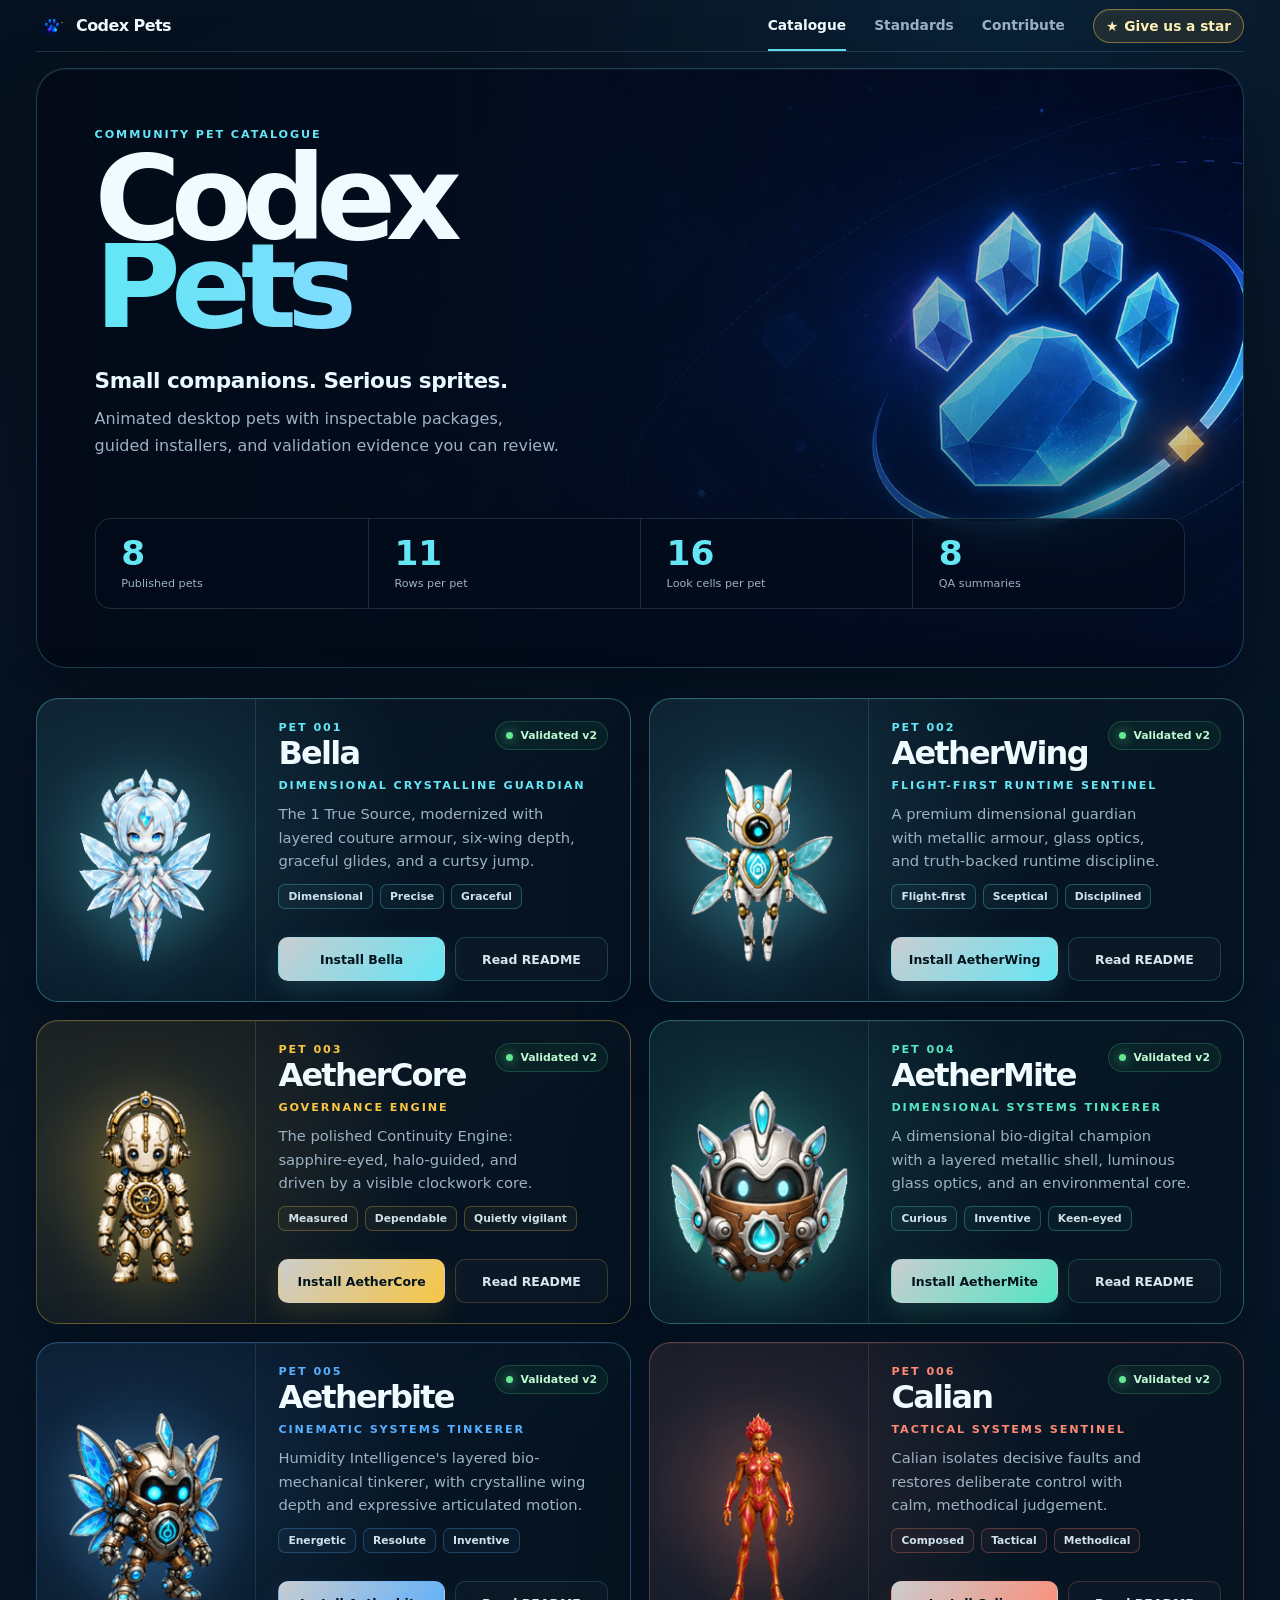
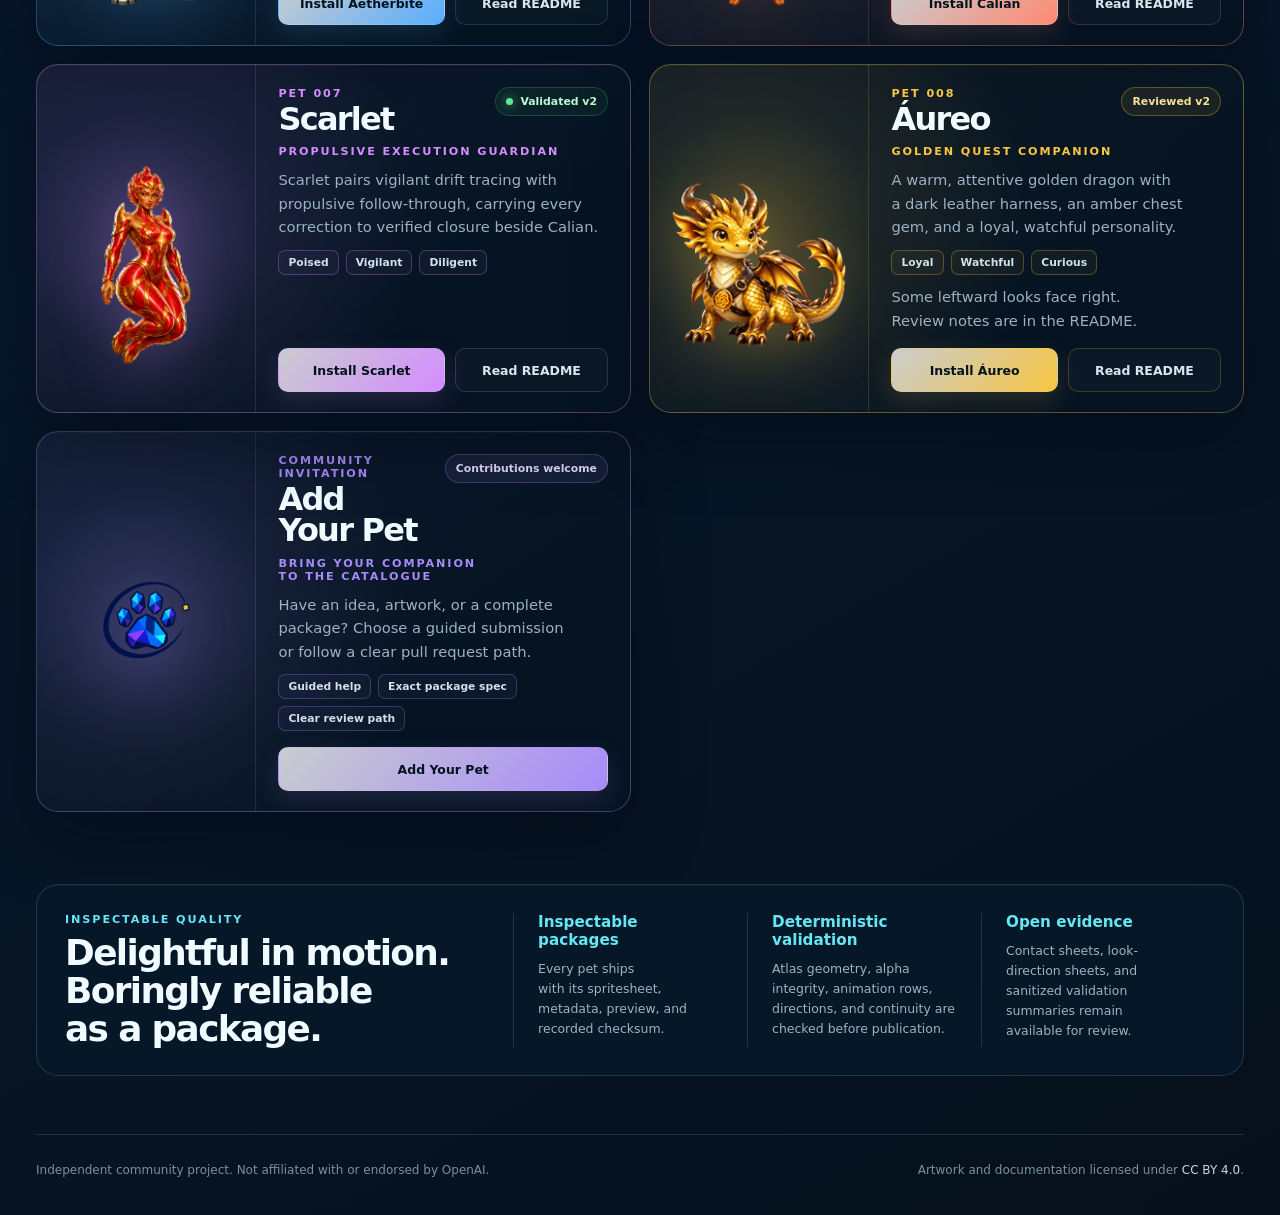
<file: site/index.html>
<!doctype html>
<html lang="en">
  <head>
    <meta charset="utf-8">
    <meta name="viewport" content="width=device-width, initial-scale=1">
    <meta name="description" content="A community catalogue of custom animated pets for the Codex desktop app.">
    <meta name="theme-color" content="#06111f">
    <meta property="og:title" content="Codex Pets">
    <meta property="og:description" content="Small companions. Serious sprites.">
    <meta property="og:image" content="https://senyo888.github.io/codex-pets/assets/brand/codex-pets-header.png">
    <title>Codex Pets · Choose your companion</title>
    <link rel="icon" type="image/png" href="./assets/brand/codex-pets-logo.png">
    <link rel="stylesheet" href="./styles.css">
  </head>
  <body>
    <header class="site-header shell">
      <a class="brand" href="./" aria-label="Codex Pets home">
        <img src="./assets/brand/codex-pets-logo.png" alt="" width="32" height="32">
        <span>Codex Pets</span>
      </a>
      <nav class="site-nav" aria-label="Primary navigation">
        <a href="#catalogue" aria-current="page">Catalogue</a>
        <a href="#standards">Standards</a>
        <a href="https://github.com/senyo888/codex-pets/blob/main/CONTRIBUTING.md#add-your-pet">Contribute</a>
        <a class="star-repo-badge" href="https://github.com/senyo888/codex-pets" aria-label="Open Codex Pets on GitHub and give us a star">
          <span aria-hidden="true">★</span>
          <span>Give us a star</span>
        </a>
      </nav>
    </header>

    <main>
      <section class="hero shell" aria-labelledby="page-title">
        <div class="hero-copy">
          <p class="eyebrow">Community pet catalogue</p>
          <h1 id="page-title"><span class="title-main">Codex</span><span class="title-accent">Pets</span></h1>
          <p class="hero-kicker">Small companions. Serious sprites.</p>
          <p class="lede">Animated desktop pets with inspectable packages, guided installers, and validation evidence you can review.</p>
        </div>
        <dl class="hero-stats" aria-label="Collection status">
          <div><dt>Published pets</dt><dd>8</dd></div>
          <div><dt>Rows per pet</dt><dd>11</dd></div>
          <div><dt>Look cells per pet</dt><dd>16</dd></div>
          <div><dt>QA summaries</dt><dd>8</dd></div>
        </dl>
      </section>

      <section class="catalogue shell" id="catalogue" aria-label="Pet catalogue">
        <div class="pet-grid">
          <article class="pet-card pet-bella" data-pet-id="bella" aria-labelledby="bella-title">
            <div class="pet-visual">
              <picture>
                <source media="(prefers-reduced-motion: reduce)" srcset="./assets/bella-preview.png?v=8436cb663c60">
                <img src="./assets/bella-preview.gif?v=13ab61440ccc" alt="Bella's dimensional idle animation" width="192" height="208">
              </picture>
            </div>
            <div class="pet-content">
              <div class="pet-heading">
                <div>
                  <p class="pet-number">Pet 001</p>
                  <h2 id="bella-title"><a class="pet-readme-link" href="https://github.com/senyo888/codex-pets/blob/main/pets/bella/README.md">Bella</a></h2>
                </div>
                <span class="status"><span class="status-dot"></span>Validated v2</span>
              </div>
              <p class="pet-role">Dimensional crystalline guardian</p>
              <p class="pet-description">The 1 True Source, modernized with layered couture armour, six-wing depth, graceful glides, and a curtsy jump.</p>
              <ul class="pet-traits" aria-label="Bella's traits">
                <li>Dimensional</li>
                <li>Precise</li>
                <li>Graceful</li>
              </ul>
              <div class="card-actions">
                <a class="button button-install" href="./install/bella/">Install Bella</a>
                <a class="button button-package" href="https://github.com/senyo888/codex-pets/blob/main/pets/bella/README.md">Read README</a>
              </div>
            </div>
          </article>

          <article class="pet-card pet-aetherwing" data-pet-id="aetherwing" aria-labelledby="aetherwing-title">
            <div class="pet-visual">
              <picture>
                <source media="(prefers-reduced-motion: reduce)" srcset="./assets/aetherwing-preview.png?v=94accc12b55a">
                <img src="./assets/aetherwing-preview.gif?v=cf75c61eac81" alt="AetherWing's calm idle animation" width="192" height="208">
              </picture>
            </div>
            <div class="pet-content">
              <div class="pet-heading">
                <div>
                  <p class="pet-number">Pet 002</p>
                  <h2 id="aetherwing-title"><a class="pet-readme-link" href="https://github.com/senyo888/codex-pets/blob/main/pets/aetherwing/README.md">AetherWing</a></h2>
                </div>
                <span class="status"><span class="status-dot"></span>Validated v2</span>
              </div>
              <p class="pet-role">Flight-first runtime sentinel</p>
              <p class="pet-description">A premium dimensional guardian with metallic armour, glass optics, and truth-backed runtime discipline.</p>
              <ul class="pet-traits" aria-label="AetherWing's traits">
                <li>Flight-first</li>
                <li>Sceptical</li>
                <li>Disciplined</li>
              </ul>
              <div class="card-actions">
                <a class="button button-install" href="./install/aetherwing/">Install AetherWing</a>
                <a class="button button-package" href="https://github.com/senyo888/codex-pets/blob/main/pets/aetherwing/README.md">Read README</a>
              </div>
            </div>
          </article>

          <article class="pet-card pet-aethercore" data-pet-id="aethercore" aria-labelledby="aethercore-title">
            <div class="pet-visual">
              <picture>
                <source media="(prefers-reduced-motion: reduce)" srcset="./assets/aethercore-preview.png?v=2ba4756aab0f">
                <img src="./assets/aethercore-preview.gif?v=ea06dabe0655" alt="AetherCore's polished metallic idle animation" width="192" height="208">
              </picture>
            </div>
            <div class="pet-content">
              <div class="pet-heading">
                <div>
                  <p class="pet-number">Pet 003</p>
                  <h2 id="aethercore-title"><a class="pet-readme-link" href="https://github.com/senyo888/codex-pets/blob/main/pets/aethercore/README.md">AetherCore</a></h2>
                </div>
                <span class="status"><span class="status-dot"></span>Validated v2</span>
              </div>
              <p class="pet-role">Governance engine</p>
              <p class="pet-description">The polished Continuity Engine: sapphire-eyed, halo-guided, and driven by a visible clockwork core.</p>
              <ul class="pet-traits" aria-label="AetherCore's traits">
                <li>Measured</li>
                <li>Dependable</li>
                <li>Quietly vigilant</li>
              </ul>
              <div class="card-actions">
                <a class="button button-install" href="./install/aethercore/">Install AetherCore</a>
                <a class="button button-package" href="https://github.com/senyo888/codex-pets/blob/main/pets/aethercore/README.md">Read README</a>
              </div>
            </div>
          </article>

          <article class="pet-card pet-aethermite" data-pet-id="aethermite" aria-labelledby="aethermite-title">
            <div class="pet-visual">
              <picture>
                <source media="(prefers-reduced-motion: reduce)" srcset="./assets/aethermite-preview.png?v=18a454e86080">
                <img src="./assets/aethermite-preview.gif?v=93af9b1c410e" alt="AetherMite's dimensional idle animation" width="192" height="208">
              </picture>
            </div>
            <div class="pet-content">
              <div class="pet-heading">
                <div>
                  <p class="pet-number">Pet 004</p>
                  <h2 id="aethermite-title"><a class="pet-readme-link" href="https://github.com/senyo888/codex-pets/blob/main/pets/aethermite/README.md">AetherMite</a></h2>
                </div>
                <span class="status"><span class="status-dot"></span>Validated v2</span>
              </div>
              <p class="pet-role">Dimensional systems tinkerer</p>
              <p class="pet-description">A dimensional bio-digital champion with a layered metallic shell, luminous glass optics, and an environmental core.</p>
              <ul class="pet-traits" aria-label="AetherMite's traits">
                <li>Curious</li>
                <li>Inventive</li>
                <li>Keen-eyed</li>
              </ul>
              <div class="card-actions">
                <a class="button button-install" href="./install/aethermite/">Install AetherMite</a>
                <a class="button button-package" href="https://github.com/senyo888/codex-pets/blob/main/pets/aethermite/README.md">Read README</a>
              </div>
            </div>
          </article>

          <article class="pet-card pet-aetherbite" data-pet-id="aetherbite" aria-labelledby="aetherbite-title">
            <div class="pet-visual">
              <picture>
                <source media="(prefers-reduced-motion: reduce)" srcset="./assets/aetherbite-preview.png?v=4583419284ec">
                <img src="./assets/aetherbite-preview.gif?v=a3774afdaa8a" alt="Aetherbite's cinematic idle animation" width="192" height="208">
              </picture>
            </div>
            <div class="pet-content">
              <div class="pet-heading">
                <div>
                  <p class="pet-number">Pet 005</p>
                  <h2 id="aetherbite-title"><a class="pet-readme-link" href="https://github.com/senyo888/codex-pets/blob/main/pets/aetherbite/README.md">Aetherbite</a></h2>
                </div>
                <span class="status"><span class="status-dot"></span>Validated v2</span>
              </div>
              <p class="pet-role">Cinematic systems tinkerer</p>
              <p class="pet-description">Humidity Intelligence's layered bio-mechanical tinkerer, with crystalline wing depth and expressive articulated motion.</p>
              <ul class="pet-traits" aria-label="Aetherbite's traits">
                <li>Energetic</li>
                <li>Resolute</li>
                <li>Inventive</li>
              </ul>
              <div class="card-actions">
                <a class="button button-install" href="./install/aetherbite/">Install Aetherbite</a>
                <a class="button button-package" href="https://github.com/senyo888/codex-pets/blob/main/pets/aetherbite/README.md">Read README</a>
              </div>
            </div>
          </article>

          <article class="pet-card pet-calian" data-pet-id="calian" aria-labelledby="calian-title">
            <div class="pet-visual">
              <picture>
                <source media="(prefers-reduced-motion: reduce)" srcset="./assets/calian-preview.png?v=a571bedbe0e0">
                <img src="./assets/calian-preview.gif?v=422116aef0a3" alt="Calian's calm idle animation" width="192" height="208">
              </picture>
            </div>
            <div class="pet-content">
              <div class="pet-heading">
                <div>
                  <p class="pet-number">Pet 006</p>
                  <h2 id="calian-title"><a class="pet-readme-link" href="https://github.com/senyo888/codex-pets/blob/main/pets/calian/README.md">Calian</a></h2>
                </div>
                <span class="status"><span class="status-dot"></span>Validated v2</span>
              </div>
              <p class="pet-role">Tactical systems sentinel</p>
              <p class="pet-description">Calian isolates decisive faults and restores deliberate control with calm, methodical judgement.</p>
              <ul class="pet-traits" aria-label="Calian's traits">
                <li>Composed</li>
                <li>Tactical</li>
                <li>Methodical</li>
              </ul>
              <div class="card-actions">
                <a class="button button-install" href="./install/calian/">Install Calian</a>
                <a class="button button-package" href="https://github.com/senyo888/codex-pets/blob/main/pets/calian/README.md">Read README</a>
              </div>
            </div>
          </article>

          <article class="pet-card pet-scarlet" data-pet-id="scarlet" aria-labelledby="scarlet-title">
            <div class="pet-visual">
              <picture>
                <source media="(prefers-reduced-motion: reduce)" srcset="./assets/scarlet-preview.png?v=86c46b80845a">
                <img src="./assets/scarlet-preview.gif?v=f88c094046c2" alt="Scarlet's calm idle animation" width="192" height="208">
              </picture>
            </div>
            <div class="pet-content">
              <div class="pet-heading">
                <div>
                  <p class="pet-number">Pet 007</p>
                  <h2 id="scarlet-title"><a class="pet-readme-link" href="https://github.com/senyo888/codex-pets/blob/main/pets/scarlet/README.md">Scarlet</a></h2>
                </div>
                <span class="status"><span class="status-dot"></span>Validated v2</span>
              </div>
              <p class="pet-role">Propulsive execution guardian</p>
              <p class="pet-description">Scarlet pairs vigilant drift tracing with propulsive follow-through, carrying every correction to verified closure beside Calian.</p>
              <ul class="pet-traits" aria-label="Scarlet's traits">
                <li>Poised</li>
                <li>Vigilant</li>
                <li>Diligent</li>
              </ul>
              <div class="card-actions">
                <a class="button button-install" href="./install/scarlet/">Install Scarlet</a>
                <a class="button button-package" href="https://github.com/senyo888/codex-pets/blob/main/pets/scarlet/README.md">Read README</a>
              </div>
            </div>
          </article>

          <article class="pet-card pet-aureo" data-pet-id="aureo" aria-labelledby="aureo-title">
            <div class="pet-visual">
              <picture>
                <source media="(prefers-reduced-motion: reduce)" srcset="./assets/aureo-preview.png?v=9f9b57a1fedb">
                <img src="./assets/aureo-preview.gif?v=f2f2b04af2dd" alt="Áureo's golden dragon idle animation" width="192" height="208">
              </picture>
            </div>
            <div class="pet-content">
              <div class="pet-heading">
                <div>
                  <p class="pet-number">Pet 008</p>
                  <h2 id="aureo-title"><a class="pet-readme-link" href="https://github.com/senyo888/codex-pets/blob/main/pets/aureo/README.md">Áureo</a></h2>
                </div>
                <span class="status status-reviewed">Reviewed v2</span>
              </div>
              <p class="pet-role">Golden quest companion</p>
              <p class="pet-description">A warm, attentive golden dragon with a dark leather harness, an amber chest gem, and a loyal, watchful personality.</p>
              <ul class="pet-traits" aria-label="Áureo's traits">
                <li>Loyal</li>
                <li>Watchful</li>
                <li>Curious</li>
              </ul>
              <p class="pet-description">Some leftward looks face right. Review notes are in the README.</p>
              <div class="card-actions">
                <a class="button button-install" href="./install/aureo/">Install Áureo</a>
                <a class="button button-package" href="https://github.com/senyo888/codex-pets/blob/main/pets/aureo/README.md">Read README</a>
              </div>
            </div>
          </article>

          <a
            class="contribution-card"
            href="https://github.com/senyo888/codex-pets/blob/main/CONTRIBUTING.md#add-your-pet"
            aria-label="Add Your Pet"
            aria-describedby="add-your-pet-description"
          >
            <div class="contribution-visual">
              <img src="./assets/brand/codex-pets-logo.png" alt="" width="154" height="154">
            </div>
            <div class="pet-content">
              <div class="pet-heading">
                <div>
                  <p class="contribution-kicker">Community invitation</p>
                  <h2 id="add-your-pet-title">Add Your Pet</h2>
                </div>
                <span class="invitation-badge">Contributions welcome</span>
              </div>
              <p class="pet-role">Bring your companion to the catalogue</p>
              <p id="add-your-pet-description" class="pet-description">Have an idea, artwork, or a complete package? Choose a guided submission or follow a clear pull request path.</p>
              <ul class="pet-traits" aria-label="Contribution options">
                <li>Guided help</li>
                <li>Exact package spec</li>
                <li>Clear review path</li>
              </ul>
              <div class="card-actions card-actions-single" aria-hidden="true">
                <span class="button button-install">Add Your Pet</span>
              </div>
            </div>
          </a>
        </div>
      </section>

      <section class="standards shell" id="standards" aria-labelledby="standards-title">
        <div class="standards-intro">
          <p class="eyebrow">Inspectable quality</p>
          <h2 id="standards-title">Delightful in motion. Boringly reliable as a package.</h2>
        </div>
        <div class="standards-grid">
          <article>
            <h3>Inspectable packages</h3>
            <p>Every pet ships with its spritesheet, metadata, preview, and recorded checksum.</p>
          </article>
          <article>
            <h3>Deterministic validation</h3>
            <p>Atlas geometry, alpha integrity, animation rows, directions, and continuity are checked before publication.</p>
          </article>
          <article>
            <h3>Open evidence</h3>
            <p>Contact sheets, look-direction sheets, and sanitized validation summaries remain available for review.</p>
          </article>
        </div>
      </section>
    </main>

    <footer class="site-footer shell">
      <p>Independent community project. Not affiliated with or endorsed by OpenAI.</p>
      <p>Artwork and documentation licensed under <a href="https://github.com/senyo888/codex-pets/blob/main/LICENSE">CC BY 4.0</a>.</p>
    </footer>
  </body>
</html>
</file>
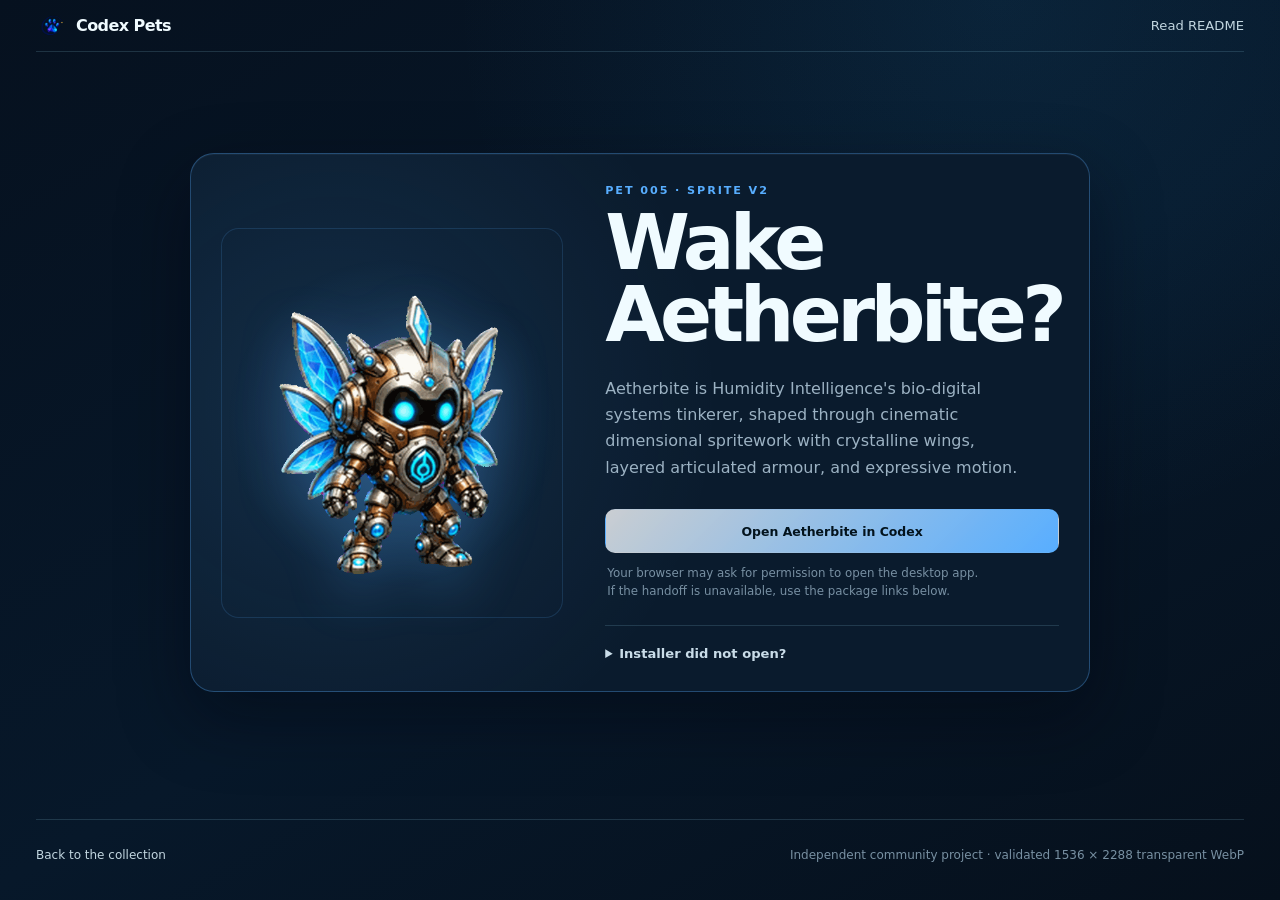
<file: site/install/aetherbite/index.html>
<!doctype html>
<html lang="en">
  <head>
    <meta charset="utf-8">
    <meta name="viewport" content="width=device-width, initial-scale=1">
    <meta name="description" content="Install Aetherbite, a custom animated v2 pet for the Codex desktop app.">
    <meta name="theme-color" content="#06111f">
    <title>Install Aetherbite · Codex Pets</title>
    <link rel="icon" type="image/png" href="../../assets/brand/codex-pets-logo.png">
    <link rel="stylesheet" href="../../styles.css">
  </head>
  <body class="installer-page aetherbite-theme" data-pet-id="aetherbite">
    <header class="site-header shell">
      <a class="brand" href="../../" aria-label="Codex Pets home">
        <img src="../../assets/brand/codex-pets-logo.png" alt="" width="32" height="32">
        <span>Codex Pets</span>
      </a>
      <a class="text-link" href="https://github.com/senyo888/codex-pets/blob/main/pets/aetherbite/README.md">Read README</a>
    </header>

    <main class="installer shell">
      <section class="installer-card">
        <div class="installer-visual">
          <picture>
            <source media="(prefers-reduced-motion: reduce)" srcset="../../assets/aetherbite-preview.png?v=4583419284ec">
            <img src="../../assets/aetherbite-preview.gif?v=a3774afdaa8a" alt="Aetherbite's cinematic idle animation" width="192" height="208">
          </picture>
        </div>
        <div class="installer-copy">
          <p class="eyebrow">Pet 005 · sprite v2</p>
          <h1>Wake Aetherbite?</h1>
          <p>Aetherbite is Humidity Intelligence's bio-digital systems tinkerer, shaped through cinematic dimensional spritework with crystalline wings, layered articulated armour, and expressive motion.</p>
          <a class="button button-wide" id="install-aetherbite" href="codex://pets/install?name=Aetherbite&amp;imageUrl=https%3A%2F%2Fraw.githubusercontent.com%2Fsenyo888%2Fcodex-pets%2Fmain%2Fpets%2Faetherbite%2Fspritesheet.webp&amp;description=Aetherbite%20is%20Humidity%20Intelligence%27s%20bio-digital%20systems%20tinkerer%2C%20shaped%20through%20cinematic%20dimensional%20spritework%20with%20crystalline%20wings%2C%20layered%20articulated%20armour%2C%20and%20expressive%20motion.&amp;spriteVersionNumber=2">Open Aetherbite in Codex</a>
          <p class="install-note">Your browser may ask for permission to open the desktop app. If the handoff is unavailable, use the package links below.</p>
          <details class="fallback">
            <summary>Installer did not open?</summary>
            <ol>
              <li>Make sure the desktop app is installed and running.</li>
              <li>Try the button again and allow your browser to open the app.</li>
              <li>If needed, use the manual package links below.</li>
            </ol>
            <div class="package-links">
              <a href="https://raw.githubusercontent.com/senyo888/codex-pets/main/pets/aetherbite/pet.json">Download pet.json</a>
              <a href="https://raw.githubusercontent.com/senyo888/codex-pets/main/pets/aetherbite/spritesheet.webp">Download spritesheet.webp</a>
            </div>
          </details>
        </div>
      </section>
    </main>

    <footer class="site-footer shell">
      <p><a href="../../">Back to the collection</a></p>
      <p>Independent community project · validated 1536 × 2288 transparent WebP</p>
    </footer>
  </body>
</html>
</file>
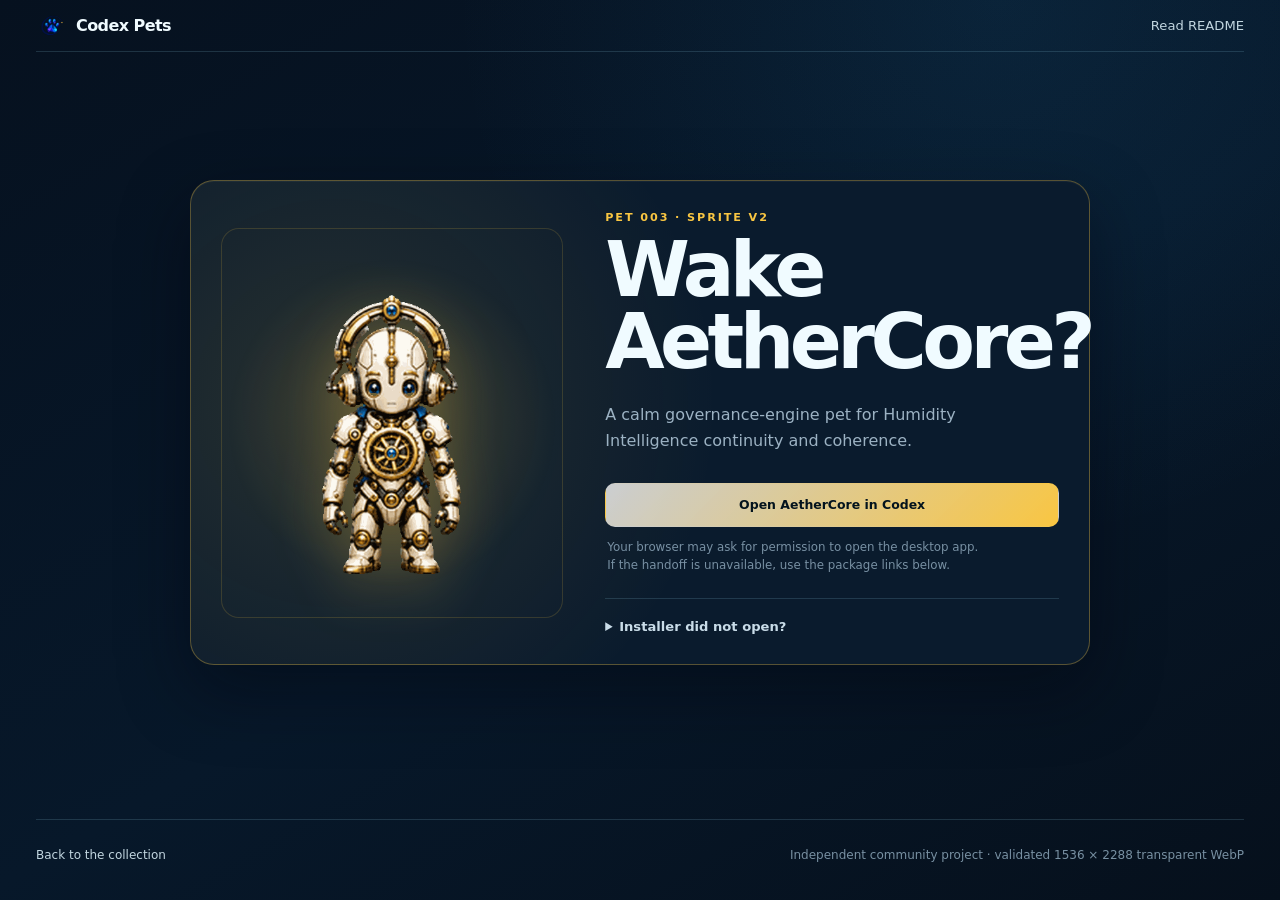
<file: site/install/aethercore/index.html>
<!doctype html>
<html lang="en">
  <head>
    <meta charset="utf-8">
    <meta name="viewport" content="width=device-width, initial-scale=1">
    <meta name="description" content="Install AetherCore, a custom animated v2 pet for the Codex desktop app.">
    <meta name="theme-color" content="#06111f">
    <title>Install AetherCore · Codex Pets</title>
    <link rel="icon" type="image/png" href="../../assets/brand/codex-pets-logo.png">
    <link rel="stylesheet" href="../../styles.css">
  </head>
  <body class="installer-page aethercore-theme" data-pet-id="aethercore">
    <header class="site-header shell">
      <a class="brand" href="../../" aria-label="Codex Pets home">
        <img src="../../assets/brand/codex-pets-logo.png" alt="" width="32" height="32">
        <span>Codex Pets</span>
      </a>
      <a class="text-link" href="https://github.com/senyo888/codex-pets/blob/main/pets/aethercore/README.md">Read README</a>
    </header>

    <main class="installer shell">
      <section class="installer-card">
        <div class="installer-visual">
          <picture>
            <source media="(prefers-reduced-motion: reduce)" srcset="../../assets/aethercore-preview.png?v=2ba4756aab0f">
            <img src="../../assets/aethercore-preview.gif?v=ea06dabe0655" alt="AetherCore's polished metallic idle animation" width="192" height="208">
          </picture>
        </div>
        <div class="installer-copy">
          <p class="eyebrow">Pet 003 · sprite v2</p>
          <h1>Wake AetherCore?</h1>
          <p>A calm governance-engine pet for Humidity Intelligence continuity and coherence.</p>
          <a class="button button-wide" id="install-aethercore" href="codex://pets/install?name=AetherCore&amp;imageUrl=https%3A%2F%2Fraw.githubusercontent.com%2Fsenyo888%2Fcodex-pets%2Fmain%2Fpets%2Faethercore%2Fspritesheet.webp&amp;description=A%20calm%20governance-engine%20pet%20for%20Humidity%20Intelligence%20continuity%20and%20coherence.&amp;spriteVersionNumber=2">Open AetherCore in Codex</a>
          <p class="install-note">Your browser may ask for permission to open the desktop app. If the handoff is unavailable, use the package links below.</p>
          <details class="fallback">
            <summary>Installer did not open?</summary>
            <ol>
              <li>Make sure the desktop app is installed and running.</li>
              <li>Try the button again and allow your browser to open the app.</li>
              <li>If needed, use the manual package links below.</li>
            </ol>
            <div class="package-links">
              <a href="https://raw.githubusercontent.com/senyo888/codex-pets/main/pets/aethercore/pet.json">Download pet.json</a>
              <a href="https://raw.githubusercontent.com/senyo888/codex-pets/main/pets/aethercore/spritesheet.webp">Download spritesheet.webp</a>
            </div>
          </details>
        </div>
      </section>
    </main>

    <footer class="site-footer shell">
      <p><a href="../../">Back to the collection</a></p>
      <p>Independent community project · validated 1536 × 2288 transparent WebP</p>
    </footer>
  </body>
</html>
</file>
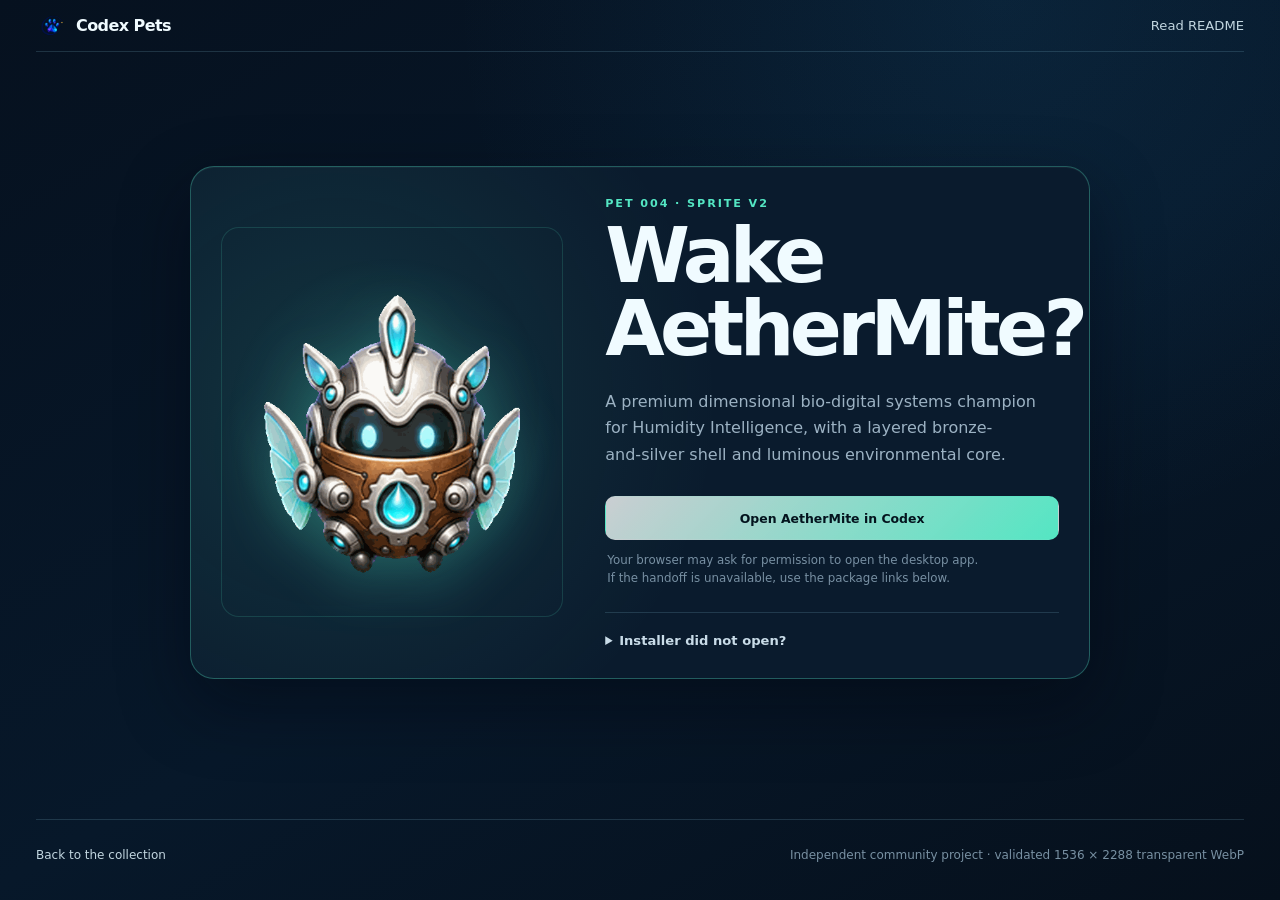
<file: site/install/aethermite/index.html>
<!doctype html>
<html lang="en">
  <head>
    <meta charset="utf-8">
    <meta name="viewport" content="width=device-width, initial-scale=1">
    <meta name="description" content="Install AetherMite, a custom animated v2 pet for the Codex desktop app.">
    <meta name="theme-color" content="#06111f">
    <title>Install AetherMite · Codex Pets</title>
    <link rel="icon" type="image/png" href="../../assets/brand/codex-pets-logo.png">
    <link rel="stylesheet" href="../../styles.css">
  </head>
  <body class="installer-page aethermite-theme" data-pet-id="aethermite">
    <header class="site-header shell">
      <a class="brand" href="../../" aria-label="Codex Pets home">
        <img src="../../assets/brand/codex-pets-logo.png" alt="" width="32" height="32">
        <span>Codex Pets</span>
      </a>
      <a class="text-link" href="https://github.com/senyo888/codex-pets/blob/main/pets/aethermite/README.md">Read README</a>
    </header>

    <main class="installer shell">
      <section class="installer-card">
        <div class="installer-visual">
          <picture>
            <source media="(prefers-reduced-motion: reduce)" srcset="../../assets/aethermite-preview.png?v=18a454e86080">
            <img src="../../assets/aethermite-preview.gif?v=93af9b1c410e" alt="AetherMite's dimensional idle animation" width="192" height="208">
          </picture>
        </div>
        <div class="installer-copy">
          <p class="eyebrow">Pet 004 · sprite v2</p>
          <h1>Wake AetherMite?</h1>
          <p>A premium dimensional bio-digital systems champion for Humidity Intelligence, with a layered bronze-and-silver shell and luminous environmental core.</p>
          <a class="button button-wide" id="install-aethermite" href="codex://pets/install?name=AetherMite&amp;imageUrl=https%3A%2F%2Fraw.githubusercontent.com%2Fsenyo888%2Fcodex-pets%2Fmain%2Fpets%2Faethermite%2Fspritesheet.webp&amp;description=A%20premium%20dimensional%20bio-digital%20systems%20champion%20for%20Humidity%20Intelligence%2C%20with%20a%20layered%20bronze-and-silver%20shell%20and%20luminous%20environmental%20core.&amp;spriteVersionNumber=2">Open AetherMite in Codex</a>
          <p class="install-note">Your browser may ask for permission to open the desktop app. If the handoff is unavailable, use the package links below.</p>
          <details class="fallback">
            <summary>Installer did not open?</summary>
            <ol>
              <li>Make sure the desktop app is installed and running.</li>
              <li>Try the button again and allow your browser to open the app.</li>
              <li>If needed, use the manual package links below.</li>
            </ol>
            <div class="package-links">
              <a href="https://raw.githubusercontent.com/senyo888/codex-pets/main/pets/aethermite/pet.json">Download pet.json</a>
              <a href="https://raw.githubusercontent.com/senyo888/codex-pets/main/pets/aethermite/spritesheet.webp">Download spritesheet.webp</a>
            </div>
          </details>
        </div>
      </section>
    </main>

    <footer class="site-footer shell">
      <p><a href="../../">Back to the collection</a></p>
      <p>Independent community project · validated 1536 × 2288 transparent WebP</p>
    </footer>
  </body>
</html>
</file>
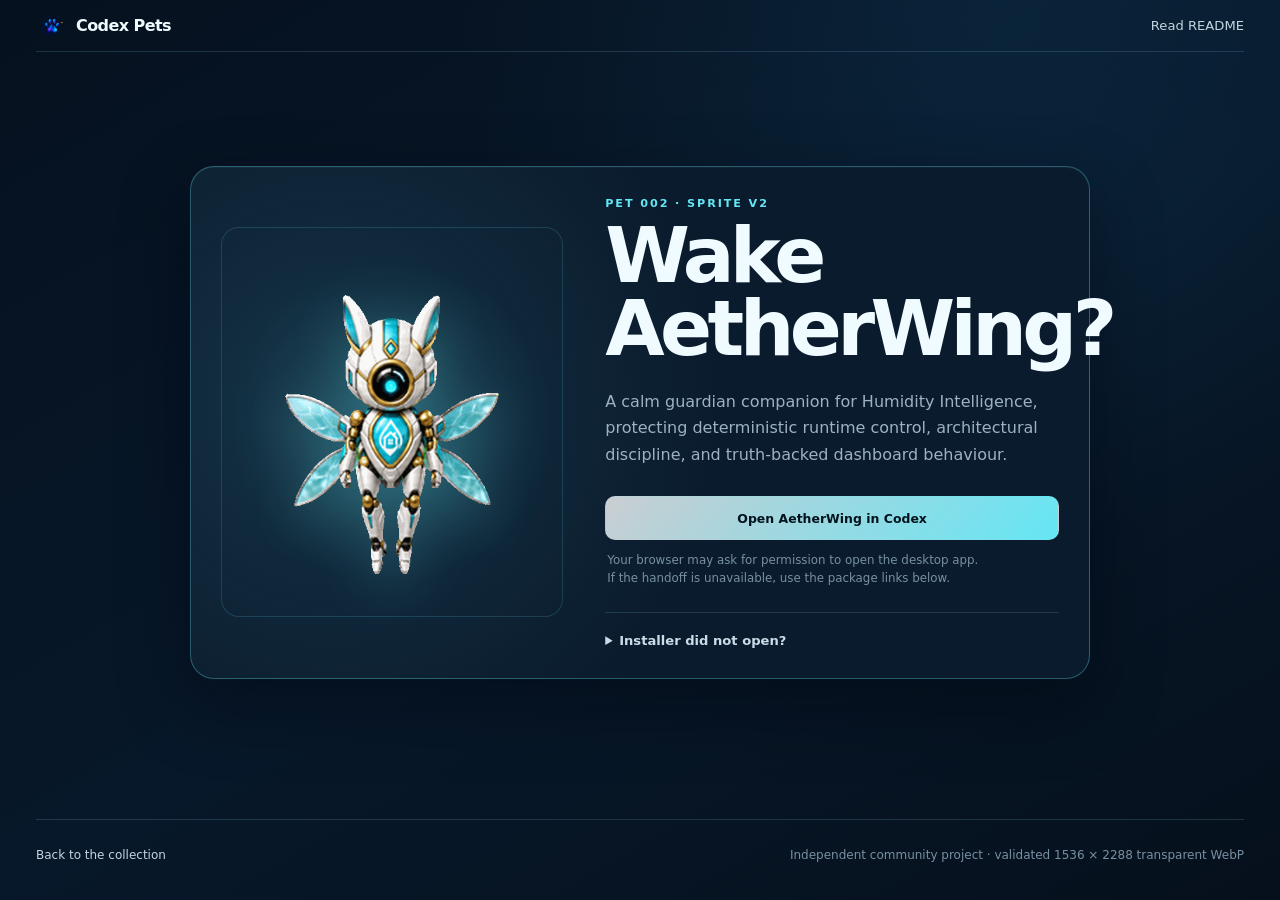
<file: site/install/aetherwing/index.html>
<!doctype html>
<html lang="en">
  <head>
    <meta charset="utf-8">
    <meta name="viewport" content="width=device-width, initial-scale=1">
    <meta name="description" content="Install AetherWing, a custom animated v2 pet for the Codex desktop app.">
    <meta name="theme-color" content="#06111f">
    <title>Install AetherWing · Codex Pets</title>
    <link rel="icon" type="image/png" href="../../assets/brand/codex-pets-logo.png">
    <link rel="stylesheet" href="../../styles.css">
  </head>
  <body class="installer-page aetherwing-theme" data-pet-id="aetherwing">
    <header class="site-header shell">
      <a class="brand" href="../../" aria-label="Codex Pets home">
        <img src="../../assets/brand/codex-pets-logo.png" alt="" width="32" height="32">
        <span>Codex Pets</span>
      </a>
      <a class="text-link" href="https://github.com/senyo888/codex-pets/blob/main/pets/aetherwing/README.md">Read README</a>
    </header>

    <main class="installer shell">
      <section class="installer-card">
        <div class="installer-visual">
          <picture>
            <source media="(prefers-reduced-motion: reduce)" srcset="../../assets/aetherwing-preview.png?v=94accc12b55a">
            <img src="../../assets/aetherwing-preview.gif?v=cf75c61eac81" alt="AetherWing's calm idle animation" width="192" height="208">
          </picture>
        </div>
        <div class="installer-copy">
          <p class="eyebrow">Pet 002 · sprite v2</p>
          <h1>Wake AetherWing?</h1>
          <p>A calm guardian companion for Humidity Intelligence, protecting deterministic runtime control, architectural discipline, and truth-backed dashboard behaviour.</p>
          <a class="button button-wide" id="install-aetherwing" href="codex://pets/install?name=AetherWing&amp;imageUrl=https%3A%2F%2Fraw.githubusercontent.com%2Fsenyo888%2Fcodex-pets%2Fmain%2Fpets%2Faetherwing%2Fspritesheet.webp&amp;description=A%20calm%20guardian%20companion%20for%20Humidity%20Intelligence%2C%20protecting%20deterministic%20runtime%20control%2C%20architectural%20discipline%2C%20and%20truth-backed%20dashboard%20behaviour.&amp;spriteVersionNumber=2">Open AetherWing in Codex</a>
          <p class="install-note">Your browser may ask for permission to open the desktop app. If the handoff is unavailable, use the package links below.</p>
          <details class="fallback">
            <summary>Installer did not open?</summary>
            <ol>
              <li>Make sure the desktop app is installed and running.</li>
              <li>Try the button again and allow your browser to open the app.</li>
              <li>If needed, use the manual package links below.</li>
            </ol>
            <div class="package-links">
              <a href="https://raw.githubusercontent.com/senyo888/codex-pets/main/pets/aetherwing/pet.json">Download pet.json</a>
              <a href="https://raw.githubusercontent.com/senyo888/codex-pets/main/pets/aetherwing/spritesheet.webp">Download spritesheet.webp</a>
            </div>
          </details>
        </div>
      </section>
    </main>

    <footer class="site-footer shell">
      <p><a href="../../">Back to the collection</a></p>
      <p>Independent community project · validated 1536 × 2288 transparent WebP</p>
    </footer>
  </body>
</html>
</file>
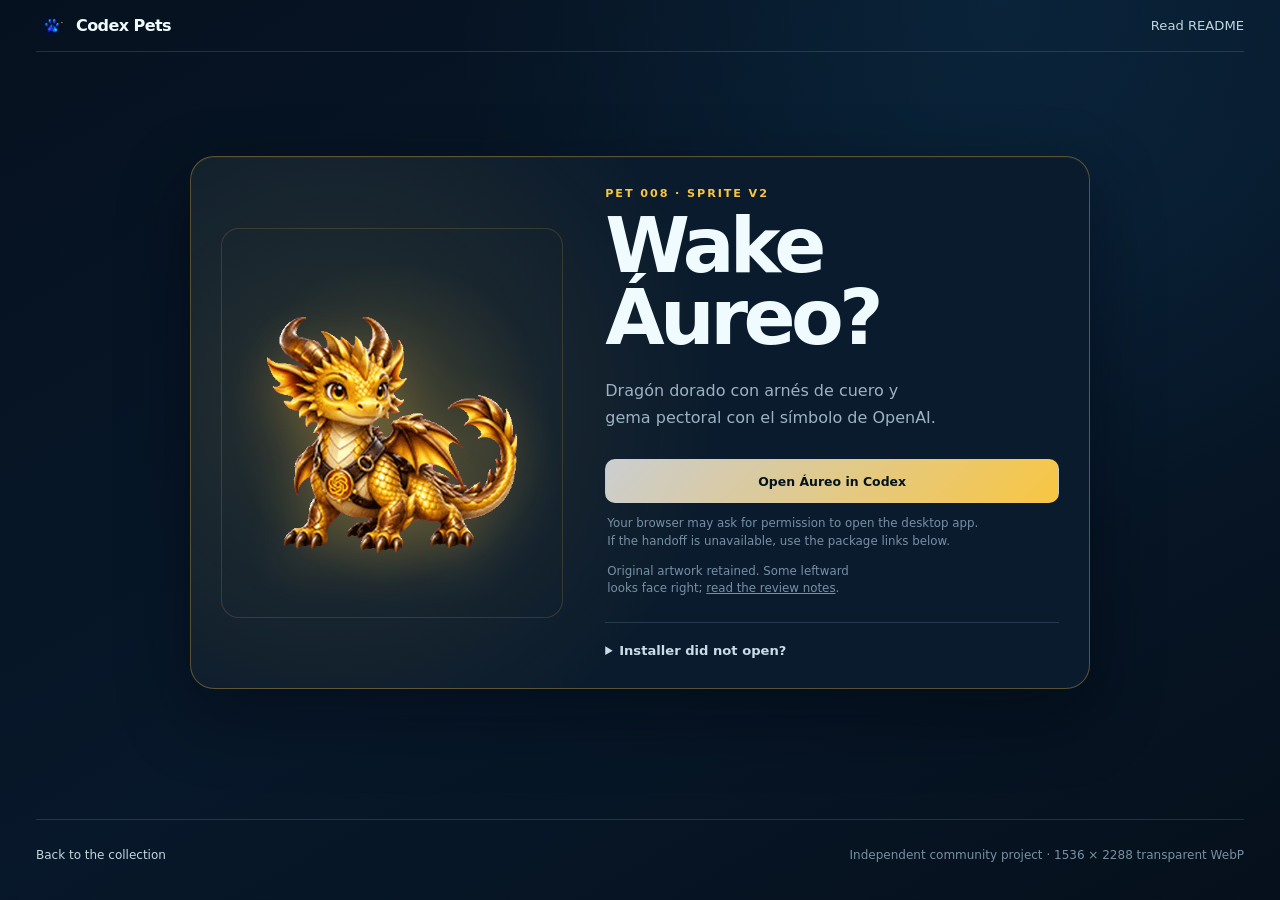
<file: site/install/aureo/index.html>
<!doctype html>
<html lang="en">
  <head>
    <meta charset="utf-8">
    <meta name="viewport" content="width=device-width, initial-scale=1">
    <meta name="description" content="Install Áureo, a custom animated v2 pet for the Codex desktop app.">
    <meta name="theme-color" content="#06111f">
    <title>Install Áureo · Codex Pets</title>
    <link rel="icon" type="image/png" href="../../assets/brand/codex-pets-logo.png">
    <link rel="stylesheet" href="../../styles.css">
  </head>
  <body class="installer-page aureo-theme" data-pet-id="aureo">
    <header class="site-header shell">
      <a class="brand" href="../../" aria-label="Codex Pets home">
        <img src="../../assets/brand/codex-pets-logo.png" alt="" width="32" height="32">
        <span>Codex Pets</span>
      </a>
      <a class="text-link" href="https://github.com/senyo888/codex-pets/blob/main/pets/aureo/README.md">Read README</a>
    </header>

    <main class="installer shell">
      <section class="installer-card">
        <div class="installer-visual">
          <picture>
            <source media="(prefers-reduced-motion: reduce)" srcset="../../assets/aureo-preview.png?v=9f9b57a1fedb">
            <img src="../../assets/aureo-preview.gif?v=f2f2b04af2dd" alt="Áureo's golden dragon idle animation" width="192" height="208">
          </picture>
        </div>
        <div class="installer-copy">
          <p class="eyebrow">Pet 008 · sprite v2</p>
          <h1>Wake Áureo?</h1>
          <p>Dragón dorado con arnés de cuero y gema pectoral con el símbolo de OpenAI.</p>
          <a class="button button-wide" id="install-aureo" href="codex://pets/install?name=%C3%81ureo&amp;imageUrl=https%3A%2F%2Fraw.githubusercontent.com%2Fsenyo888%2Fcodex-pets%2Fmain%2Fpets%2Faureo%2Fspritesheet.webp&amp;description=Drag%C3%B3n%20dorado%20con%20arn%C3%A9s%20de%20cuero%20y%20gema%20pectoral%20con%20el%20s%C3%ADmbolo%20de%20OpenAI.&amp;spriteVersionNumber=2">Open Áureo in Codex</a>
          <p class="install-note">Your browser may ask for permission to open the desktop app. If the handoff is unavailable, use the package links below.</p>
          <p class="install-note">Original artwork retained. Some leftward looks face right; <a href="https://github.com/senyo888/codex-pets/blob/main/pets/aureo/README.md#validation">read the review notes</a>.</p>
          <details class="fallback">
            <summary>Installer did not open?</summary>
            <ol>
              <li>Make sure the desktop app is installed and running.</li>
              <li>Try the button again and allow your browser to open the app.</li>
              <li>If needed, use the manual package links below.</li>
            </ol>
            <div class="package-links">
              <a href="https://raw.githubusercontent.com/senyo888/codex-pets/main/pets/aureo/pet.json">Download pet.json</a>
              <a href="https://raw.githubusercontent.com/senyo888/codex-pets/main/pets/aureo/spritesheet.webp">Download spritesheet.webp</a>
            </div>
          </details>
        </div>
      </section>
    </main>

    <footer class="site-footer shell">
      <p><a href="../../">Back to the collection</a></p>
      <p>Independent community project · 1536 × 2288 transparent WebP</p>
    </footer>
  </body>
</html>
</file>
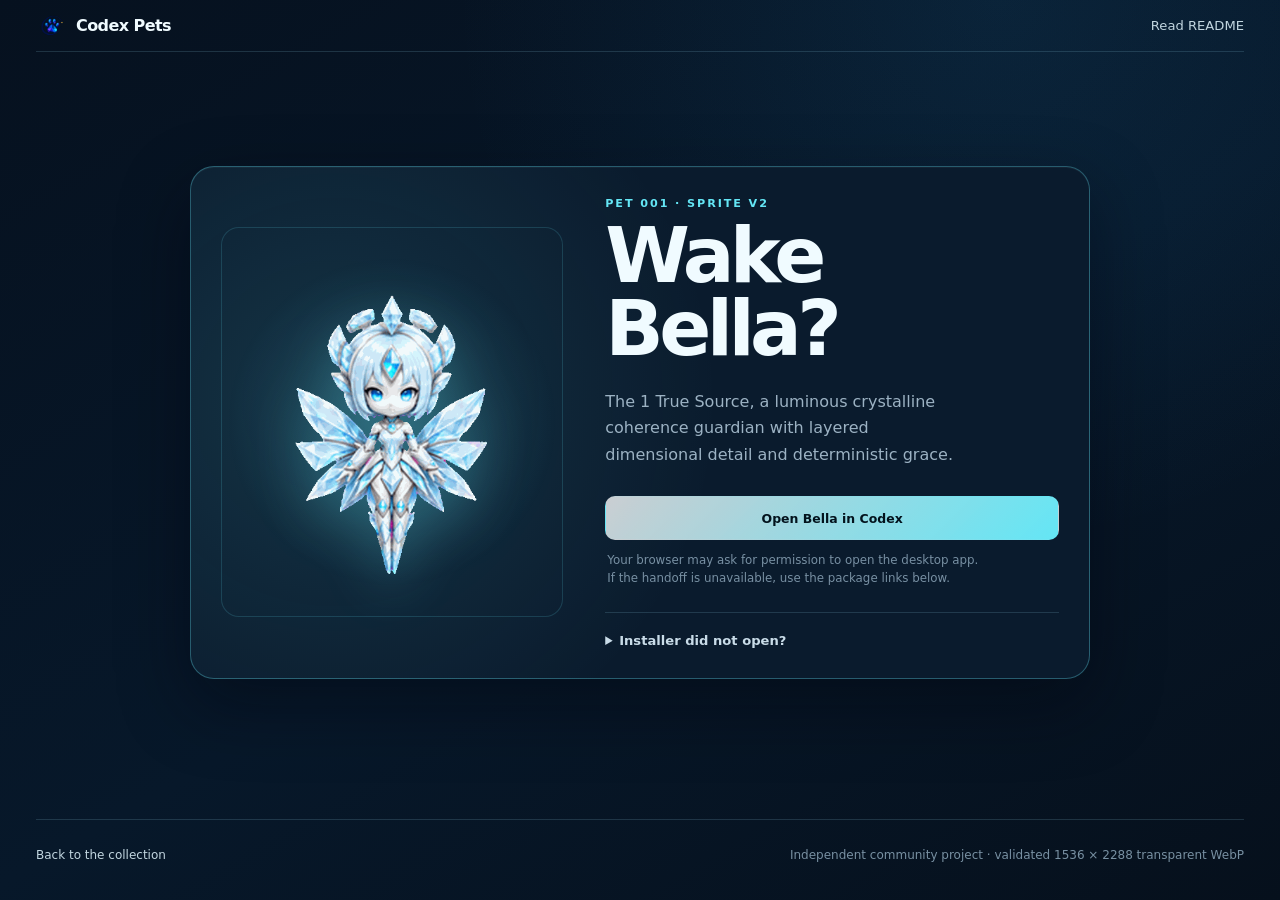
<file: site/install/bella/index.html>
<!doctype html>
<html lang="en">
  <head>
    <meta charset="utf-8">
    <meta name="viewport" content="width=device-width, initial-scale=1">
    <meta name="description" content="Install Bella, a custom animated v2 pet for the Codex desktop app.">
    <meta name="theme-color" content="#06111f">
    <title>Install Bella · Codex Pets</title>
    <link rel="icon" type="image/png" href="../../assets/brand/codex-pets-logo.png">
    <link rel="stylesheet" href="../../styles.css">
  </head>
  <body class="installer-page" data-pet-id="bella">
    <header class="site-header shell">
      <a class="brand" href="../../" aria-label="Codex Pets home">
        <img src="../../assets/brand/codex-pets-logo.png" alt="" width="32" height="32">
        <span>Codex Pets</span>
      </a>
      <a class="text-link" href="https://github.com/senyo888/codex-pets/blob/main/pets/bella/README.md">Read README</a>
    </header>

    <main class="installer shell">
      <section class="installer-card">
        <div class="installer-visual">
          <picture>
            <source media="(prefers-reduced-motion: reduce)" srcset="../../assets/bella-preview.png?v=8436cb663c60">
            <img src="../../assets/bella-preview.gif?v=13ab61440ccc" alt="Bella's dimensional idle animation" width="192" height="208">
          </picture>
        </div>
        <div class="installer-copy">
          <p class="eyebrow">Pet 001 · sprite v2</p>
          <h1>Wake Bella?</h1>
          <p>The 1 True Source, a luminous crystalline coherence guardian with layered dimensional detail and deterministic grace.</p>
          <a class="button button-wide" id="install-bella" href="codex://pets/install?name=Bella&amp;imageUrl=https%3A%2F%2Fraw.githubusercontent.com%2Fsenyo888%2Fcodex-pets%2Fmain%2Fpets%2Fbella%2Fspritesheet.webp&amp;description=The%201%20True%20Source%2C%20a%20luminous%20crystalline%20coherence%20guardian%20with%20layered%20dimensional%20detail%20and%20deterministic%20grace.&amp;spriteVersionNumber=2">Open Bella in Codex</a>
          <p class="install-note">Your browser may ask for permission to open the desktop app. If the handoff is unavailable, use the package links below.</p>
          <details class="fallback">
            <summary>Installer did not open?</summary>
            <ol>
              <li>Make sure the desktop app is installed and running.</li>
              <li>Try the button again and allow your browser to open the app.</li>
              <li>If needed, use the manual package links below.</li>
            </ol>
            <div class="package-links">
              <a href="https://raw.githubusercontent.com/senyo888/codex-pets/main/pets/bella/pet.json">Download pet.json</a>
              <a href="https://raw.githubusercontent.com/senyo888/codex-pets/main/pets/bella/spritesheet.webp">Download spritesheet.webp</a>
            </div>
          </details>
        </div>
      </section>
    </main>

    <footer class="site-footer shell">
      <p><a href="../../">Back to the collection</a></p>
      <p>Independent community project · validated 1536 × 2288 transparent WebP</p>
    </footer>
  </body>
</html>
</file>
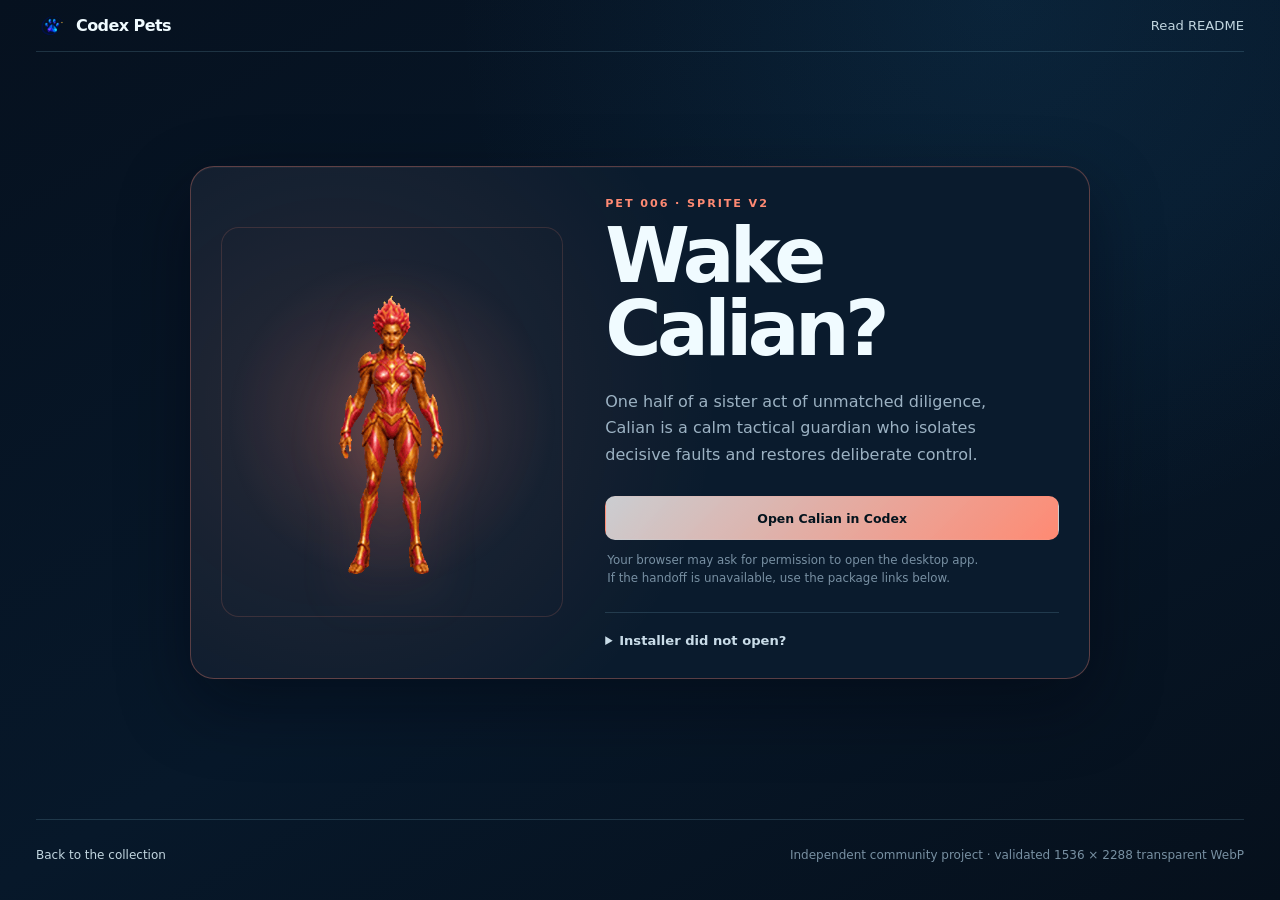
<file: site/install/calian/index.html>
<!doctype html>
<html lang="en">
  <head>
    <meta charset="utf-8">
    <meta name="viewport" content="width=device-width, initial-scale=1">
    <meta name="description" content="Install Calian, a custom animated v2 pet for the Codex desktop app.">
    <meta name="theme-color" content="#06111f">
    <title>Install Calian · Codex Pets</title>
    <link rel="icon" type="image/png" href="../../assets/brand/codex-pets-logo.png">
    <link rel="stylesheet" href="../../styles.css">
  </head>
  <body class="installer-page calian-theme" data-pet-id="calian">
    <header class="site-header shell">
      <a class="brand" href="../../" aria-label="Codex Pets home">
        <img src="../../assets/brand/codex-pets-logo.png" alt="" width="32" height="32">
        <span>Codex Pets</span>
      </a>
      <a class="text-link" href="https://github.com/senyo888/codex-pets/blob/main/pets/calian/README.md">Read README</a>
    </header>

    <main class="installer shell">
      <section class="installer-card">
        <div class="installer-visual">
          <picture>
            <source media="(prefers-reduced-motion: reduce)" srcset="../../assets/calian-preview.png?v=a571bedbe0e0">
            <img src="../../assets/calian-preview.gif?v=422116aef0a3" alt="Calian's calm idle animation" width="192" height="208">
          </picture>
        </div>
        <div class="installer-copy">
          <p class="eyebrow">Pet 006 · sprite v2</p>
          <h1>Wake Calian?</h1>
          <p>One half of a sister act of unmatched diligence, Calian is a calm tactical guardian who isolates decisive faults and restores deliberate control.</p>
          <a class="button button-wide" id="install-calian" href="codex://pets/install?name=Calian&amp;imageUrl=https%3A%2F%2Fraw.githubusercontent.com%2Fsenyo888%2Fcodex-pets%2Fmain%2Fpets%2Fcalian%2Fspritesheet.webp&amp;description=One%20half%20of%20a%20sister%20act%20of%20unmatched%20diligence%2C%20Calian%20is%20a%20calm%20tactical%20guardian%20who%20isolates%20decisive%20faults%20and%20restores%20deliberate%20control.&amp;spriteVersionNumber=2">Open Calian in Codex</a>
          <p class="install-note">Your browser may ask for permission to open the desktop app. If the handoff is unavailable, use the package links below.</p>
          <details class="fallback">
            <summary>Installer did not open?</summary>
            <ol>
              <li>Make sure the desktop app is installed and running.</li>
              <li>Try the button again and allow your browser to open the app.</li>
              <li>If needed, use the manual package links below.</li>
            </ol>
            <div class="package-links">
              <a href="https://raw.githubusercontent.com/senyo888/codex-pets/main/pets/calian/pet.json">Download pet.json</a>
              <a href="https://raw.githubusercontent.com/senyo888/codex-pets/main/pets/calian/spritesheet.webp">Download spritesheet.webp</a>
            </div>
          </details>
        </div>
      </section>
    </main>

    <footer class="site-footer shell">
      <p><a href="../../">Back to the collection</a></p>
      <p>Independent community project · validated 1536 × 2288 transparent WebP</p>
    </footer>
  </body>
</html>
</file>
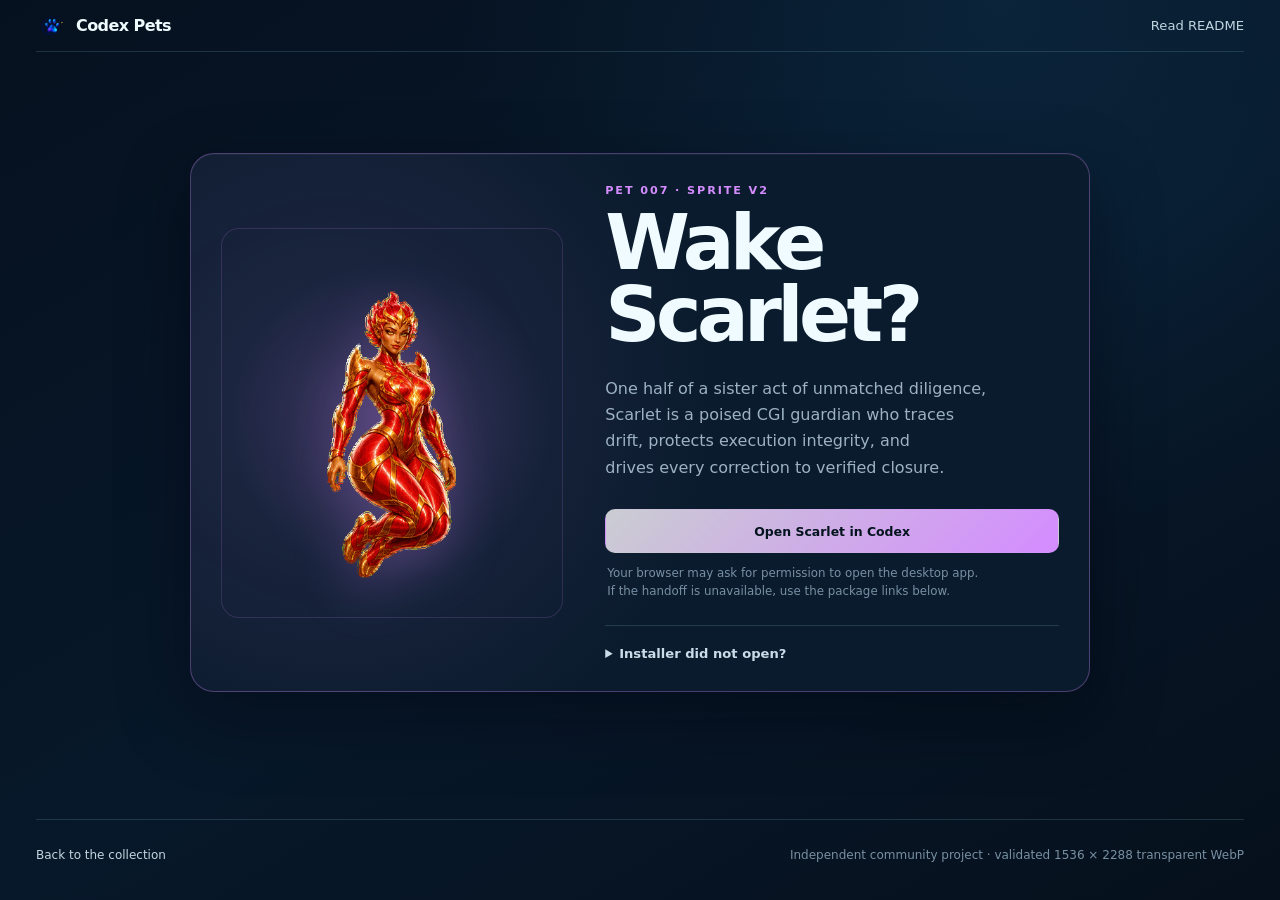
<file: site/install/scarlet/index.html>
<!doctype html>
<html lang="en">
  <head>
    <meta charset="utf-8">
    <meta name="viewport" content="width=device-width, initial-scale=1">
    <meta name="description" content="Install Scarlet, a custom animated v2 pet for the Codex desktop app.">
    <meta name="theme-color" content="#06111f">
    <title>Install Scarlet · Codex Pets</title>
    <link rel="icon" type="image/png" href="../../assets/brand/codex-pets-logo.png">
    <link rel="stylesheet" href="../../styles.css">
  </head>
  <body class="installer-page scarlet-theme" data-pet-id="scarlet">
    <header class="site-header shell">
      <a class="brand" href="../../" aria-label="Codex Pets home">
        <img src="../../assets/brand/codex-pets-logo.png" alt="" width="32" height="32">
        <span>Codex Pets</span>
      </a>
      <a class="text-link" href="https://github.com/senyo888/codex-pets/blob/main/pets/scarlet/README.md">Read README</a>
    </header>

    <main class="installer shell">
      <section class="installer-card">
        <div class="installer-visual">
          <picture>
            <source media="(prefers-reduced-motion: reduce)" srcset="../../assets/scarlet-preview.png?v=86c46b80845a">
            <img src="../../assets/scarlet-preview.gif?v=f88c094046c2" alt="Scarlet's calm idle animation" width="192" height="208">
          </picture>
        </div>
        <div class="installer-copy">
          <p class="eyebrow">Pet 007 · sprite v2</p>
          <h1>Wake Scarlet?</h1>
          <p>One half of a sister act of unmatched diligence, Scarlet is a poised CGI guardian who traces drift, protects execution integrity, and drives every correction to verified closure.</p>
          <a class="button button-wide" id="install-scarlet" href="codex://pets/install?name=Scarlet&amp;imageUrl=https%3A%2F%2Fraw.githubusercontent.com%2Fsenyo888%2Fcodex-pets%2Fmain%2Fpets%2Fscarlet%2Fspritesheet.webp&amp;description=One%20half%20of%20a%20sister%20act%20of%20unmatched%20diligence%2C%20Scarlet%20is%20a%20poised%20CGI%20guardian%20who%20traces%20drift%2C%20protects%20execution%20integrity%2C%20and%20drives%20every%20correction%20to%20verified%20closure.&amp;spriteVersionNumber=2">Open Scarlet in Codex</a>
          <p class="install-note">Your browser may ask for permission to open the desktop app. If the handoff is unavailable, use the package links below.</p>
          <details class="fallback">
            <summary>Installer did not open?</summary>
            <ol>
              <li>Make sure the desktop app is installed and running.</li>
              <li>Try the button again and allow your browser to open the app.</li>
              <li>If needed, use the manual package links below.</li>
            </ol>
            <div class="package-links">
              <a href="https://raw.githubusercontent.com/senyo888/codex-pets/main/pets/scarlet/pet.json">Download pet.json</a>
              <a href="https://raw.githubusercontent.com/senyo888/codex-pets/main/pets/scarlet/spritesheet.webp">Download spritesheet.webp</a>
            </div>
          </details>
        </div>
      </section>
    </main>

    <footer class="site-footer shell">
      <p><a href="../../">Back to the collection</a></p>
      <p>Independent community project · validated 1536 × 2288 transparent WebP</p>
    </footer>
  </body>
</html>
</file>
<file: site/styles.css>
:root {
  color-scheme: dark;
  --background: #06111f;
  --surface: rgba(8, 24, 41, 0.92);
  --surface-strong: #0a1b2d;
  --ink: #f0fbff;
  --muted: #9cb2c3;
  --cyan: #64e6f5;
  --line: rgba(141, 201, 221, 0.18);
  --line-strong: rgba(141, 201, 221, 0.3);
  --green: #63e994;
  --shadow: 0 26px 70px rgba(0, 5, 14, 0.42);
  font-family: Inter, ui-sans-serif, system-ui, -apple-system, BlinkMacSystemFont, "Segoe UI", sans-serif;
}

* {
  box-sizing: border-box;
}

html {
  min-height: 100%;
  scroll-behavior: smooth;
  background: var(--background);
}

body {
  min-height: 100vh;
  margin: 0;
  overflow-x: hidden;
  color: var(--ink);
  background:
    radial-gradient(circle at 78% 0%, rgba(37, 136, 196, 0.12), transparent 34rem),
    linear-gradient(150deg, #06111f 0%, #07182a 54%, #06101c 100%);
  -webkit-font-smoothing: antialiased;
}

a {
  color: inherit;
}

.shell {
  width: min(1410px, calc(100% - 72px));
  margin-inline: auto;
}

.site-header {
  display: flex;
  min-height: 52px;
  align-items: center;
  justify-content: space-between;
  border-bottom: 1px solid var(--line);
}

.brand {
  display: inline-flex;
  align-items: center;
  gap: 8px;
  font-size: 1rem;
  font-weight: 820;
  letter-spacing: -0.035em;
  text-decoration: none;
}

.brand img {
  width: 32px;
  height: 32px;
  object-fit: contain;
}

.site-nav {
  display: flex;
  align-items: stretch;
  gap: clamp(16px, 2.2vw, 34px);
  align-self: stretch;
}

.site-nav a {
  display: inline-flex;
  align-items: center;
  border-bottom: 2px solid transparent;
  color: var(--muted);
  font-size: 0.86rem;
  font-weight: 650;
  text-decoration: none;
  transition: border-color 160ms ease, color 160ms ease;
}

.site-nav a:hover,
.site-nav a:focus-visible,
.site-nav a[aria-current="page"] {
  border-bottom-color: var(--cyan);
  color: var(--ink);
}

.site-nav .star-repo-badge {
  align-self: center;
  gap: 6px;
  min-height: 34px;
  padding: 0 12px;
  border: 1px solid rgba(249, 198, 66, 0.48);
  border-radius: 999px;
  color: #fff1b8;
  background: rgba(249, 198, 66, 0.09);
  box-shadow: inset 0 1px rgba(255, 255, 255, 0.06);
}

.site-nav .star-repo-badge:hover,
.site-nav .star-repo-badge:focus-visible {
  border-color: rgba(249, 198, 66, 0.82);
  color: #fff8dc;
  background: rgba(249, 198, 66, 0.16);
}

.hero {
  position: relative;
  display: grid;
  min-height: clamp(470px, 48vw, 600px);
  grid-template-columns: minmax(0, 1fr) minmax(300px, 0.72fr);
  grid-template-rows: 1fr auto;
  gap: clamp(30px, 4.5vw, 66px);
  align-items: end;
  overflow: hidden;
  margin-top: 16px;
  margin-bottom: 30px;
  padding: clamp(30px, 4.5vw, 60px);
  border: 1px solid rgba(100, 230, 245, 0.24);
  border-radius: 30px;
  background:
    linear-gradient(90deg, rgba(3, 10, 23, 0.98) 0%, rgba(3, 12, 28, 0.9) 36%, rgba(4, 14, 33, 0.36) 68%, rgba(4, 14, 33, 0.06) 100%),
    url("./assets/brand/codex-pets-header.png") 55% center / cover no-repeat;
  box-shadow: var(--shadow), inset 0 1px rgba(255, 255, 255, 0.05);
}

.hero::after {
  position: absolute;
  inset: 0;
  border-radius: inherit;
  background: linear-gradient(180deg, transparent 54%, rgba(3, 10, 23, 0.68));
  content: "";
  pointer-events: none;
}

.hero-copy,
.hero-stats {
  position: relative;
  z-index: 1;
}

.hero-copy {
  align-self: center;
}

.eyebrow,
.pet-number,
.pet-role {
  margin: 0;
  color: var(--cyan);
  font-size: 0.7rem;
  font-weight: 820;
  letter-spacing: 0.17em;
  text-transform: uppercase;
}

h1,
h2,
h3,
p {
  text-wrap: balance;
}

h1 {
  max-width: 680px;
  margin: 14px 0 0;
  font-size: clamp(5.2rem, 9.2vw, 8.8rem);
  font-weight: 850;
  line-height: 0.74;
  letter-spacing: -0.085em;
}

.title-main,
.title-accent {
  display: block;
}

.title-main {
  color: var(--ink);
}

.title-accent {
  color: transparent;
  background: linear-gradient(90deg, #61e7f5, #87d9ff 52%, #aa8cf5);
  background-clip: text;
  -webkit-background-clip: text;
}

.hero-kicker {
  margin: 38px 0 0;
  color: #e8faff;
  font-size: clamp(1.05rem, 1.7vw, 1.35rem);
  font-weight: 760;
  letter-spacing: -0.02em;
}

.lede {
  max-width: 610px;
  margin: 12px 0 0;
  color: var(--muted);
  font-size: 1rem;
  line-height: 1.7;
}

.hero-stats {
  grid-column: 1 / -1;
  display: grid;
  grid-template-columns: repeat(4, minmax(0, 1fr));
  margin: 0;
  overflow: hidden;
  border: 1px solid rgba(141, 201, 221, 0.17);
  border-radius: 16px;
  background: rgba(3, 12, 27, 0.72);
  backdrop-filter: blur(12px);
}

.hero-stats div {
  display: flex;
  min-width: 0;
  flex-direction: column-reverse;
  gap: 6px;
  padding: 17px clamp(14px, 2vw, 28px);
  border-left: 1px solid var(--line);
}

.hero-stats div:first-child {
  border-left: 0;
}

.hero-stats dt {
  color: var(--muted);
  font-size: 0.7rem;
  line-height: 1.3;
}

.hero-stats dd {
  margin: 0;
  color: var(--cyan);
  font-size: clamp(1.5rem, 3vw, 2.15rem);
  font-weight: 790;
  line-height: 1;
}

.catalogue {
  padding-block: 0 72px;
}

.pet-grid {
  display: grid;
  grid-template-columns: repeat(2, minmax(0, 1fr));
  gap: 18px;
}

.pet-card,
.contribution-card {
  --accent: #64e6f5;
  --accent-rgb: 100, 230, 245;
  display: grid;
  min-height: 304px;
  grid-template-columns: minmax(190px, 0.74fr) minmax(320px, 1.26fr);
  overflow: hidden;
  border: 1px solid rgba(var(--accent-rgb), 0.34);
  border-radius: 22px;
  background:
    radial-gradient(circle at 18% 45%, rgba(var(--accent-rgb), 0.13), transparent 17rem),
    linear-gradient(145deg, rgba(var(--accent-rgb), 0.045), rgba(6, 20, 34, 0.96) 68%);
  box-shadow: var(--shadow), inset 0 1px rgba(255, 255, 255, 0.035);
  transition: border-color 180ms ease, transform 180ms ease;
}

.pet-card {
  position: relative;
}

.pet-card:hover,
.contribution-card:hover {
  border-color: rgba(var(--accent-rgb), 0.58);
  transform: translateY(-2px);
}

.pet-aethercore,
.pet-aureo {
  --accent: #f9c642;
  --accent-rgb: 249, 198, 66;
}

.pet-aethermite {
  --accent: #54e6c3;
  --accent-rgb: 84, 230, 195;
}

.pet-aetherbite {
  --accent: #58aeff;
  --accent-rgb: 88, 174, 255;
}

.pet-calian {
  --accent: #ff8a73;
  --accent-rgb: 255, 138, 115;
}

.pet-scarlet {
  --accent: #d48cff;
  --accent-rgb: 212, 140, 255;
}

.pet-aetherwing {
  --accent: #65e6f4;
  --accent-rgb: 101, 230, 244;
}

.contribution-card {
  --accent: #a78bfa;
  --accent-rgb: 167, 139, 250;

  color: inherit;
  text-decoration: none;
}

.contribution-card:focus-visible {
  border-color: rgba(var(--accent-rgb), 0.78);
  outline: 3px solid var(--accent);
  outline-offset: 4px;
}

.pet-visual,
.contribution-visual {
  display: grid;
  min-height: 100%;
  place-items: center;
  padding: 20px 16px;
  border-right: 1px solid rgba(var(--accent-rgb), 0.16);
  background: radial-gradient(circle at center, rgba(var(--accent-rgb), 0.16), transparent 62%);
}

.pet-visual img,
.contribution-visual img {
  width: min(196px, 100%);
  height: auto;
  image-rendering: auto;
  filter: drop-shadow(0 18px 26px rgba(var(--accent-rgb), 0.2));
}

.pet-visual picture,
.installer-visual picture {
  display: contents;
}

.contribution-visual img {
  width: min(154px, 70%);
}

.contribution-kicker {
  margin: 0;
  color: var(--accent);
  font-size: 0.7rem;
  font-weight: 820;
  letter-spacing: 0.17em;
  text-transform: uppercase;
}

.invitation-badge {
  display: inline-flex;
  flex: none;
  align-items: center;
  padding: 7px 10px;
  border: 1px solid rgba(var(--accent-rgb), 0.28);
  border-radius: 999px;
  color: #e2d9ff;
  background: rgba(var(--accent-rgb), 0.09);
  font-size: 0.68rem;
  font-weight: 760;
}

.pet-content {
  display: flex;
  min-width: 0;
  flex-direction: column;
  padding: 22px 22px 20px;
}

.pet-heading {
  display: flex;
  align-items: start;
  justify-content: space-between;
  gap: 18px;
}

.pet-heading h2 {
  margin: 4px 0 0;
  font-size: clamp(1.85rem, 2.5vw, 2.5rem);
  line-height: 0.98;
  letter-spacing: -0.055em;
}

.pet-readme-link {
  color: inherit;
  text-decoration: none;
}

.pet-readme-link::after {
  position: absolute;
  z-index: 1;
  inset: 0;
  border-radius: 22px;
  content: "";
}

.pet-readme-link:focus-visible {
  outline: none;
}

.pet-readme-link:focus-visible::after {
  outline: 3px solid var(--accent);
  outline-offset: -4px;
}

.pet-number,
.pet-role {
  color: var(--accent);
}

.pet-role {
  margin-top: 10px;
}

.status {
  display: inline-flex;
  flex: none;
  align-items: center;
  gap: 7px;
  padding: 7px 10px;
  border: 1px solid rgba(99, 233, 148, 0.2);
  border-radius: 999px;
  color: #bdf8d0;
  background: rgba(41, 173, 87, 0.08);
  font-size: 0.68rem;
  font-weight: 760;
}

.status-reviewed {
  color: #f8df9a;
  border-color: rgba(249, 198, 66, 0.3);
  background: rgba(249, 198, 66, 0.08);
}

.status-dot {
  width: 7px;
  height: 7px;
  border-radius: 50%;
  background: var(--green);
  box-shadow: 0 0 12px rgba(99, 233, 148, 0.9);
}

.pet-description {
  margin: 10px 0 0;
  color: var(--muted);
  font-size: 0.92rem;
  line-height: 1.6;
}

.pet-traits {
  display: flex;
  flex-wrap: wrap;
  gap: 7px;
  margin: 11px 0 0;
  padding: 0;
  list-style: none;
}

.pet-traits li {
  padding: 5px 9px;
  border: 1px solid rgba(var(--accent-rgb), 0.28);
  border-radius: 7px;
  color: #cfe2eb;
  background: rgba(var(--accent-rgb), 0.045);
  font-size: 0.67rem;
  font-weight: 690;
}

.card-actions {
  position: relative;
  z-index: 2;
  display: grid;
  grid-template-columns: minmax(0, 1fr) minmax(0, 0.92fr);
  gap: 10px;
  margin-top: auto;
  padding-top: 16px;
}

.card-actions-single {
  grid-template-columns: 1fr;
}

.button {
  display: inline-flex;
  min-height: 44px;
  align-items: center;
  justify-content: center;
  padding: 11px 16px;
  border: 1px solid transparent;
  border-radius: 10px;
  font-size: 0.78rem;
  font-weight: 780;
  text-align: center;
  text-decoration: none;
  transition: border-color 160ms ease, transform 160ms ease, background 160ms ease;
}

.button:hover,
.button:focus-visible {
  transform: translateY(-1px);
}

.button-install {
  color: #03131d;
  background: linear-gradient(135deg, rgba(255, 255, 255, 0.78), var(--accent));
  box-shadow: 0 10px 26px rgba(var(--accent-rgb), 0.15);
}

.button-package {
  border-color: rgba(var(--accent-rgb), 0.2);
  color: #d8e7ee;
  background: rgba(255, 255, 255, 0.025);
}

.button-package:hover,
.button-package:focus-visible {
  border-color: rgba(var(--accent-rgb), 0.48);
  background: rgba(var(--accent-rgb), 0.06);
}

.standards {
  display: grid;
  grid-template-columns: minmax(280px, 0.82fr) minmax(0, 1.45fr);
  gap: clamp(30px, 4vw, 60px);
  margin-bottom: 58px;
  padding: 28px;
  border: 1px solid var(--line);
  border-radius: 22px;
  background: rgba(8, 26, 44, 0.72);
  box-shadow: inset 0 1px rgba(255, 255, 255, 0.03);
}

.standards-intro h2 {
  max-width: 560px;
  margin: 8px 0 0;
  font-size: clamp(1.7rem, 2.8vw, 2.4rem);
  line-height: 1.05;
  letter-spacing: -0.045em;
}

.standards-grid {
  display: grid;
  grid-template-columns: repeat(3, minmax(0, 1fr));
}

.standards-grid article {
  padding-inline: 24px;
  border-left: 1px solid var(--line);
}

.standards-grid h3 {
  margin: 0;
  color: var(--cyan);
  font-size: 0.95rem;
}

.standards-grid p {
  margin: 10px 0 0;
  color: var(--muted);
  font-size: 0.78rem;
  line-height: 1.6;
}

.site-footer {
  display: flex;
  justify-content: space-between;
  gap: 28px;
  padding-block: 28px 38px;
  border-top: 1px solid var(--line);
  color: #7890a2;
  font-size: 0.75rem;
}

.site-footer p {
  margin: 0;
}

.site-footer a,
.package-links a,
.text-link {
  color: #c2d6e0;
  text-decoration: none;
}

.site-footer a:hover,
.site-footer a:focus-visible,
.package-links a:hover,
.package-links a:focus-visible,
.text-link:hover,
.text-link:focus-visible {
  color: var(--cyan);
}

.installer-page {
  display: flex;
  min-height: 100vh;
  flex-direction: column;
}

.installer-page .site-header {
  border-bottom-color: var(--line);
}

.installer-page main {
  flex: 1;
}

.installer-page .site-header .text-link {
  font-size: 0.82rem;
}

.installer {
  display: grid;
  min-height: 680px;
  place-items: center;
  padding-block: 66px 92px;
}

.installer-card {
  --accent: #64e6f5;
  --accent-rgb: 100, 230, 245;
  display: grid;
  width: min(900px, 100%);
  grid-template-columns: minmax(280px, 0.86fr) minmax(0, 1.14fr);
  gap: 42px;
  align-items: center;
  padding: 30px;
  border: 1px solid rgba(var(--accent-rgb), 0.32);
  border-radius: 24px;
  background:
    radial-gradient(circle at 16% 46%, rgba(var(--accent-rgb), 0.12), transparent 24rem),
    var(--surface-strong);
  box-shadow: var(--shadow), inset 0 1px rgba(255, 255, 255, 0.04);
}

.aethercore-theme .installer-card,
.aureo-theme .installer-card {
  --accent: #f9c642;
  --accent-rgb: 249, 198, 66;
}

.aethermite-theme .installer-card {
  --accent: #54e6c3;
  --accent-rgb: 84, 230, 195;
}

.aetherbite-theme .installer-card {
  --accent: #58aeff;
  --accent-rgb: 88, 174, 255;
}

.calian-theme .installer-card {
  --accent: #ff8a73;
  --accent-rgb: 255, 138, 115;
}

.scarlet-theme .installer-card {
  --accent: #d48cff;
  --accent-rgb: 212, 140, 255;
}

.aetherwing-theme .installer-card {
  --accent: #65e6f4;
  --accent-rgb: 101, 230, 244;
}

.installer-visual {
  display: grid;
  min-height: 390px;
  place-items: center;
  padding: 24px;
  border: 1px solid rgba(var(--accent-rgb), 0.16);
  border-radius: 18px;
  background: radial-gradient(circle at center, rgba(var(--accent-rgb), 0.16), transparent 64%);
}

.installer-visual img {
  width: min(270px, 100%);
  height: auto;
  filter: drop-shadow(0 18px 26px rgba(var(--accent-rgb), 0.24));
}

.installer-copy .eyebrow {
  color: var(--accent);
}

.installer-copy h1 {
  margin: 10px 0 0;
  font-size: clamp(2.8rem, 6vw, 5rem);
  line-height: 0.94;
  letter-spacing: -0.06em;
}

.installer-copy > p:not(.eyebrow, .install-note) {
  margin: 24px 0 0;
  color: var(--muted);
  font-size: 1rem;
  line-height: 1.65;
}

.button-wide {
  width: 100%;
  margin-top: 28px;
  color: #03131d;
  background: linear-gradient(135deg, rgba(255, 255, 255, 0.78), var(--accent));
}

.install-note {
  margin: 12px 2px 0;
  color: #7890a3;
  font-size: 0.74rem;
  line-height: 1.5;
}

.fallback {
  margin-top: 24px;
  padding-top: 20px;
  border-top: 1px solid var(--line);
  color: var(--muted);
  font-size: 0.82rem;
}

.fallback summary {
  cursor: pointer;
  color: #c9dce8;
  font-weight: 700;
}

.fallback ol {
  padding-left: 20px;
  line-height: 1.7;
}

.package-links {
  display: flex;
  flex-wrap: wrap;
  gap: 16px;
}

@media (max-width: 1160px) {
  .hero {
    min-height: 540px;
    grid-template-columns: minmax(0, 1fr);
    background-position: 58% center;
  }

  .pet-card,
  .contribution-card {
    grid-template-columns: 1fr;
  }

  .pet-visual,
  .contribution-visual {
    min-height: 290px;
    border-right: 0;
    border-bottom: 1px solid rgba(var(--accent-rgb), 0.16);
  }

  .pet-visual img {
    width: 230px;
  }

  .contribution-visual {
    min-height: 230px;
  }

  .standards {
    grid-template-columns: 1fr;
  }
}

@media (max-width: 760px) {
  .shell {
    width: min(100% - 32px, 1410px);
  }

  .site-header {
    min-height: auto;
    align-items: flex-start;
    flex-direction: column;
    gap: 10px;
    padding-block: 10px;
  }

  .site-nav {
    width: 100%;
    justify-content: space-between;
    gap: 8px;
    overflow-x: auto;
    padding-bottom: 2px;
  }

  .site-nav a {
    min-height: 34px;
    font-size: 0.82rem;
    white-space: nowrap;
  }

  .site-nav .star-repo-badge {
    padding-inline: 8px;
  }

  .hero {
    grid-template-columns: 1fr;
    gap: 34px;
    min-height: 540px;
    margin-top: 12px;
    margin-bottom: 26px;
    padding: 26px 22px 20px;
    border-radius: 22px;
    background:
      linear-gradient(180deg, rgba(3, 10, 23, 0.72) 0%, rgba(3, 10, 23, 0.9) 62%, rgba(3, 10, 23, 0.98) 100%),
      url("./assets/brand/codex-pets-header.png") 70% center / auto 100% no-repeat;
  }

  h1 {
    font-size: clamp(4.5rem, 23vw, 6.5rem);
  }

  .hero-kicker {
    margin-top: 34px;
  }

  .hero-stats {
    grid-template-columns: repeat(2, 1fr);
    border: 1px solid var(--line);
    border-radius: 16px;
  }

  .hero-stats div {
    padding: 16px;
    border-left: 0;
  }

  .hero-stats div:nth-child(even) {
    border-left: 1px solid var(--line);
  }

  .hero-stats div:nth-child(-n + 2) {
    border-bottom: 1px solid var(--line);
  }

  .site-footer {
    align-items: flex-start;
    flex-direction: column;
  }

  .pet-grid,
  .standards-grid,
  .installer-card {
    grid-template-columns: 1fr;
  }

  .pet-visual {
    min-height: 260px;
  }

  .contribution-visual {
    min-height: 190px;
  }

  .pet-content {
    padding: 24px 20px 20px;
  }

  .pet-heading {
    align-items: flex-start;
    flex-direction: column-reverse;
    gap: 14px;
  }

  .card-actions {
    grid-template-columns: 1fr;
  }

  .standards {
    padding: 24px 20px;
  }

  .standards-grid article {
    padding: 20px 0;
    border-top: 1px solid var(--line);
    border-left: 0;
  }

  .installer {
    padding-block: 42px 64px;
  }

  .installer-card {
    gap: 28px;
    padding: 20px;
  }

  .installer-visual {
    min-height: 300px;
  }
}

@media (prefers-reduced-motion: reduce) {
  *,
  *::before,
  *::after {
    scroll-behavior: auto !important;
    transition-duration: 0.01ms !important;
  }
}
</file>
